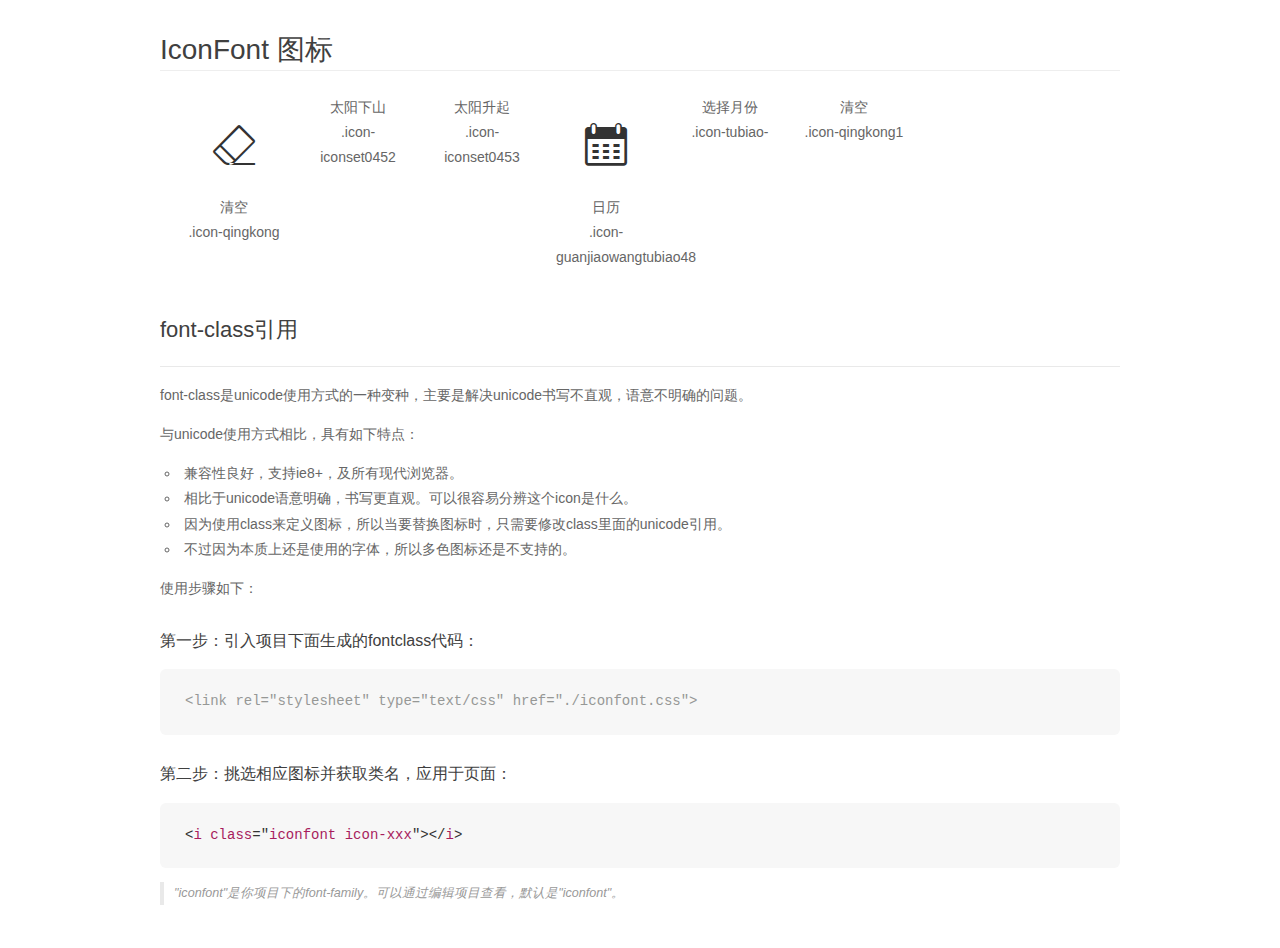
<file: font/demo_fontclass.html>
<!DOCTYPE html>
<html>
<head>
    <meta charset="utf-8"/>
    <title>IconFont</title>
    <link rel="stylesheet" href="demo.css">
    <link rel="stylesheet" href="iconfont.css">
</head>
<body>
    <div class="main markdown">
        <h1>IconFont 图标</h1>
        <ul class="icon_lists clear">
            
                <li>
                <i class="icon iconfont icon-qingkong"></i>
                    <div class="name">清空</div>
                    <div class="fontclass">.icon-qingkong</div>
                </li>
            
                <li>
                <i class="icon iconfont icon-iconset0452"></i>
                    <div class="name">太阳下山</div>
                    <div class="fontclass">.icon-iconset0452</div>
                </li>
            
                <li>
                <i class="icon iconfont icon-iconset0453"></i>
                    <div class="name">太阳升起</div>
                    <div class="fontclass">.icon-iconset0453</div>
                </li>
            
                <li>
                <i class="icon iconfont icon-guanjiaowangtubiao48"></i>
                    <div class="name">日历</div>
                    <div class="fontclass">.icon-guanjiaowangtubiao48</div>
                </li>
            
                <li>
                <i class="icon iconfont icon-tubiao-"></i>
                    <div class="name">选择月份</div>
                    <div class="fontclass">.icon-tubiao-</div>
                </li>
            
                <li>
                <i class="icon iconfont icon-qingkong1"></i>
                    <div class="name">清空</div>
                    <div class="fontclass">.icon-qingkong1</div>
                </li>
            
        </ul>

        <h2 id="font-class-">font-class引用</h2>
        <hr>

        <p>font-class是unicode使用方式的一种变种，主要是解决unicode书写不直观，语意不明确的问题。</p>
        <p>与unicode使用方式相比，具有如下特点：</p>
        <ul>
        <li>兼容性良好，支持ie8+，及所有现代浏览器。</li>
        <li>相比于unicode语意明确，书写更直观。可以很容易分辨这个icon是什么。</li>
        <li>因为使用class来定义图标，所以当要替换图标时，只需要修改class里面的unicode引用。</li>
        <li>不过因为本质上还是使用的字体，所以多色图标还是不支持的。</li>
        </ul>
        <p>使用步骤如下：</p>
        <h3 id="-fontclass-">第一步：引入项目下面生成的fontclass代码：</h3>


        <pre><code class="lang-js hljs javascript"><span class="hljs-comment">&lt;link rel="stylesheet" type="text/css" href="./iconfont.css"&gt;</span></code></pre>
        <h3 id="-">第二步：挑选相应图标并获取类名，应用于页面：</h3>
        <pre><code class="lang-css hljs">&lt;<span class="hljs-selector-tag">i</span> <span class="hljs-selector-tag">class</span>="<span class="hljs-selector-tag">iconfont</span> <span class="hljs-selector-tag">icon-xxx</span>"&gt;&lt;/<span class="hljs-selector-tag">i</span>&gt;</code></pre>
        <blockquote>
        <p>"iconfont"是你项目下的font-family。可以通过编辑项目查看，默认是"iconfont"。</p>
        </blockquote>
    </div>
</body>
</html>
</file>
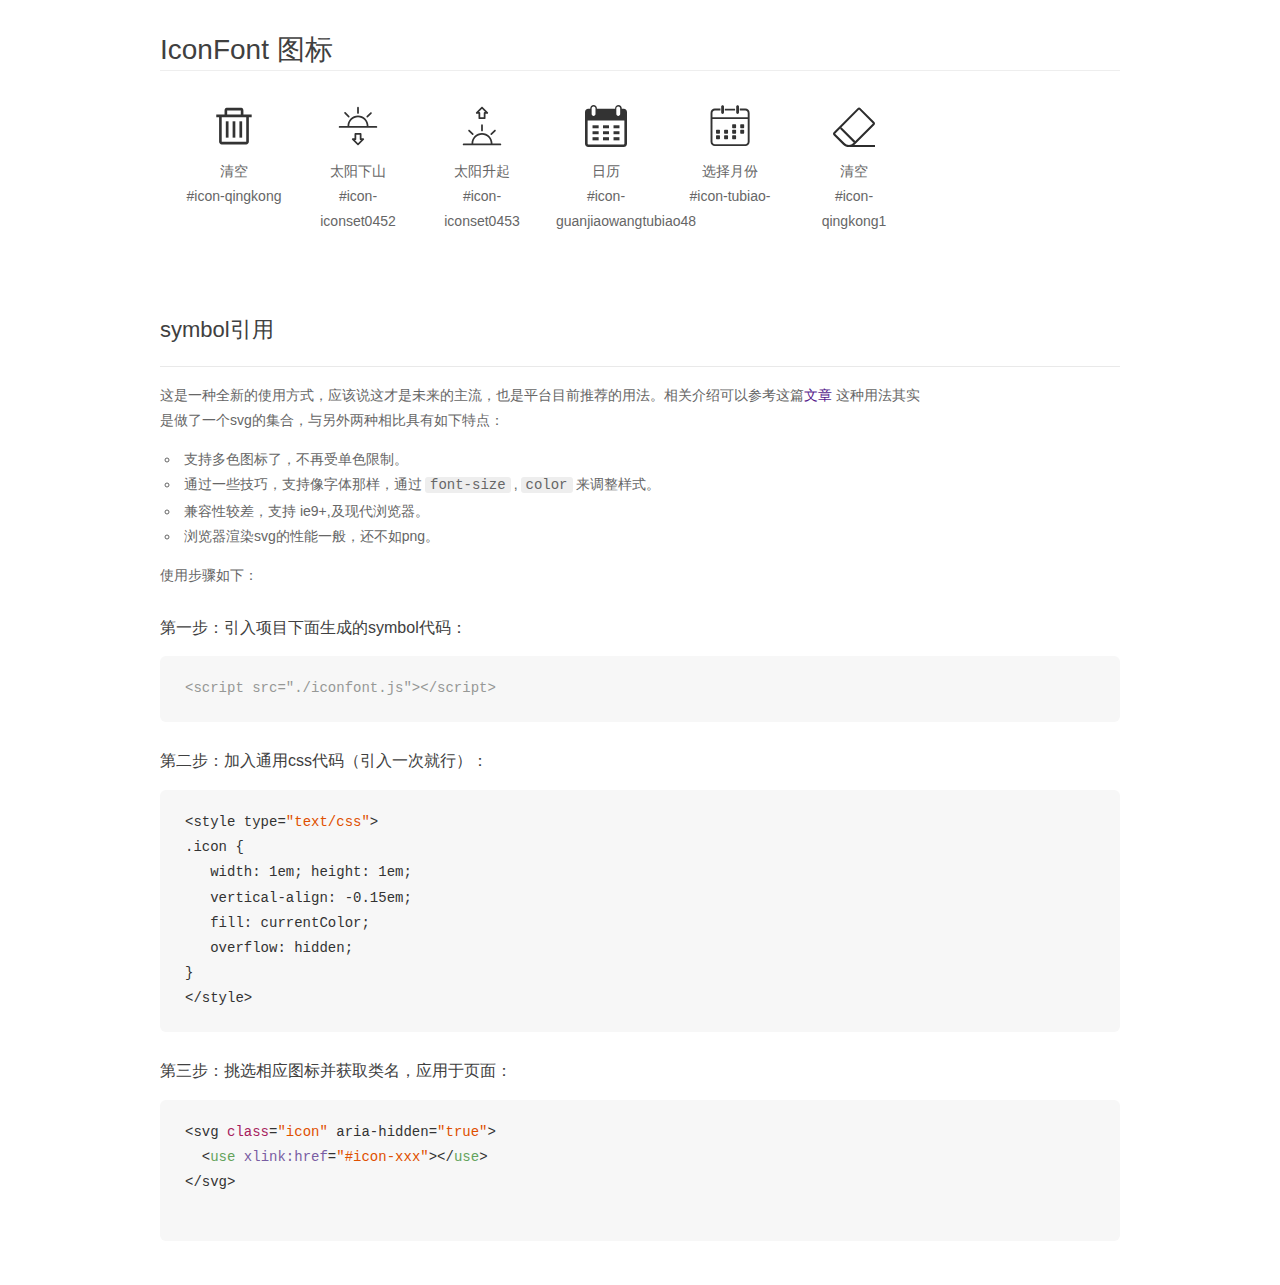
<file: font/demo_symbol.html>
<!DOCTYPE html>
<html>
<head>
    <meta charset="utf-8"/>
    <title>IconFont</title>
    <link rel="stylesheet" href="demo.css">
    <script src="iconfont.js"></script>

    <style type="text/css">
        .icon {
          /* 通过设置 font-size 来改变图标大小 */
          width: 1em; height: 1em;
          /* 图标和文字相邻时，垂直对齐 */
          vertical-align: -0.15em;
          /* 通过设置 color 来改变 SVG 的颜色/fill */
          fill: currentColor;
          /* path 和 stroke 溢出 viewBox 部分在 IE 下会显示
             normalize.css 中也包含这行 */
          overflow: hidden;
        }

    </style>
</head>
<body>
    <div class="main markdown">
        <h1>IconFont 图标</h1>
        <ul class="icon_lists clear">
            
                <li>
                    <svg class="icon" aria-hidden="true">
                        <use xlink:href="#icon-qingkong"></use>
                    </svg>
                    <div class="name">清空</div>
                    <div class="fontclass">#icon-qingkong</div>
                </li>
            
                <li>
                    <svg class="icon" aria-hidden="true">
                        <use xlink:href="#icon-iconset0452"></use>
                    </svg>
                    <div class="name">太阳下山</div>
                    <div class="fontclass">#icon-iconset0452</div>
                </li>
            
                <li>
                    <svg class="icon" aria-hidden="true">
                        <use xlink:href="#icon-iconset0453"></use>
                    </svg>
                    <div class="name">太阳升起</div>
                    <div class="fontclass">#icon-iconset0453</div>
                </li>
            
                <li>
                    <svg class="icon" aria-hidden="true">
                        <use xlink:href="#icon-guanjiaowangtubiao48"></use>
                    </svg>
                    <div class="name">日历</div>
                    <div class="fontclass">#icon-guanjiaowangtubiao48</div>
                </li>
            
                <li>
                    <svg class="icon" aria-hidden="true">
                        <use xlink:href="#icon-tubiao-"></use>
                    </svg>
                    <div class="name">选择月份</div>
                    <div class="fontclass">#icon-tubiao-</div>
                </li>
            
                <li>
                    <svg class="icon" aria-hidden="true">
                        <use xlink:href="#icon-qingkong1"></use>
                    </svg>
                    <div class="name">清空</div>
                    <div class="fontclass">#icon-qingkong1</div>
                </li>
            
        </ul>


        <h2 id="symbol-">symbol引用</h2>
        <hr>

        <p>这是一种全新的使用方式，应该说这才是未来的主流，也是平台目前推荐的用法。相关介绍可以参考这篇<a href="">文章</a>
        这种用法其实是做了一个svg的集合，与另外两种相比具有如下特点：</p>
        <ul>
          <li>支持多色图标了，不再受单色限制。</li>
          <li>通过一些技巧，支持像字体那样，通过<code>font-size</code>,<code>color</code>来调整样式。</li>
          <li>兼容性较差，支持 ie9+,及现代浏览器。</li>
          <li>浏览器渲染svg的性能一般，还不如png。</li>
        </ul>
        <p>使用步骤如下：</p>
        <h3 id="-symbol-">第一步：引入项目下面生成的symbol代码：</h3>
        <pre><code class="lang-js hljs javascript"><span class="hljs-comment">&lt;script src="./iconfont.js"&gt;&lt;/script&gt;</span></code></pre>
        <h3 id="-css-">第二步：加入通用css代码（引入一次就行）：</h3>
        <pre><code class="lang-js hljs javascript">&lt;style type=<span class="hljs-string">"text/css"</span>&gt;
.icon {
   width: <span class="hljs-number">1</span>em; height: <span class="hljs-number">1</span>em;
   vertical-align: <span class="hljs-number">-0.15</span>em;
   fill: currentColor;
   overflow: hidden;
}
&lt;<span class="hljs-regexp">/style&gt;</span></code></pre>
        <h3 id="-">第三步：挑选相应图标并获取类名，应用于页面：</h3>
        <pre><code class="lang-js hljs javascript">&lt;svg <span class="hljs-class"><span class="hljs-keyword">class</span></span>=<span class="hljs-string">"icon"</span> aria-hidden=<span class="hljs-string">"true"</span>&gt;<span class="xml"><span class="hljs-tag">
  &lt;<span class="hljs-name">use</span> <span class="hljs-attr">xlink:href</span>=<span class="hljs-string">"#icon-xxx"</span>&gt;</span><span class="hljs-tag">&lt;/<span class="hljs-name">use</span>&gt;</span>
</span>&lt;<span class="hljs-regexp">/svg&gt;
        </span></code></pre>
    </div>
</body>
</html>
</file>
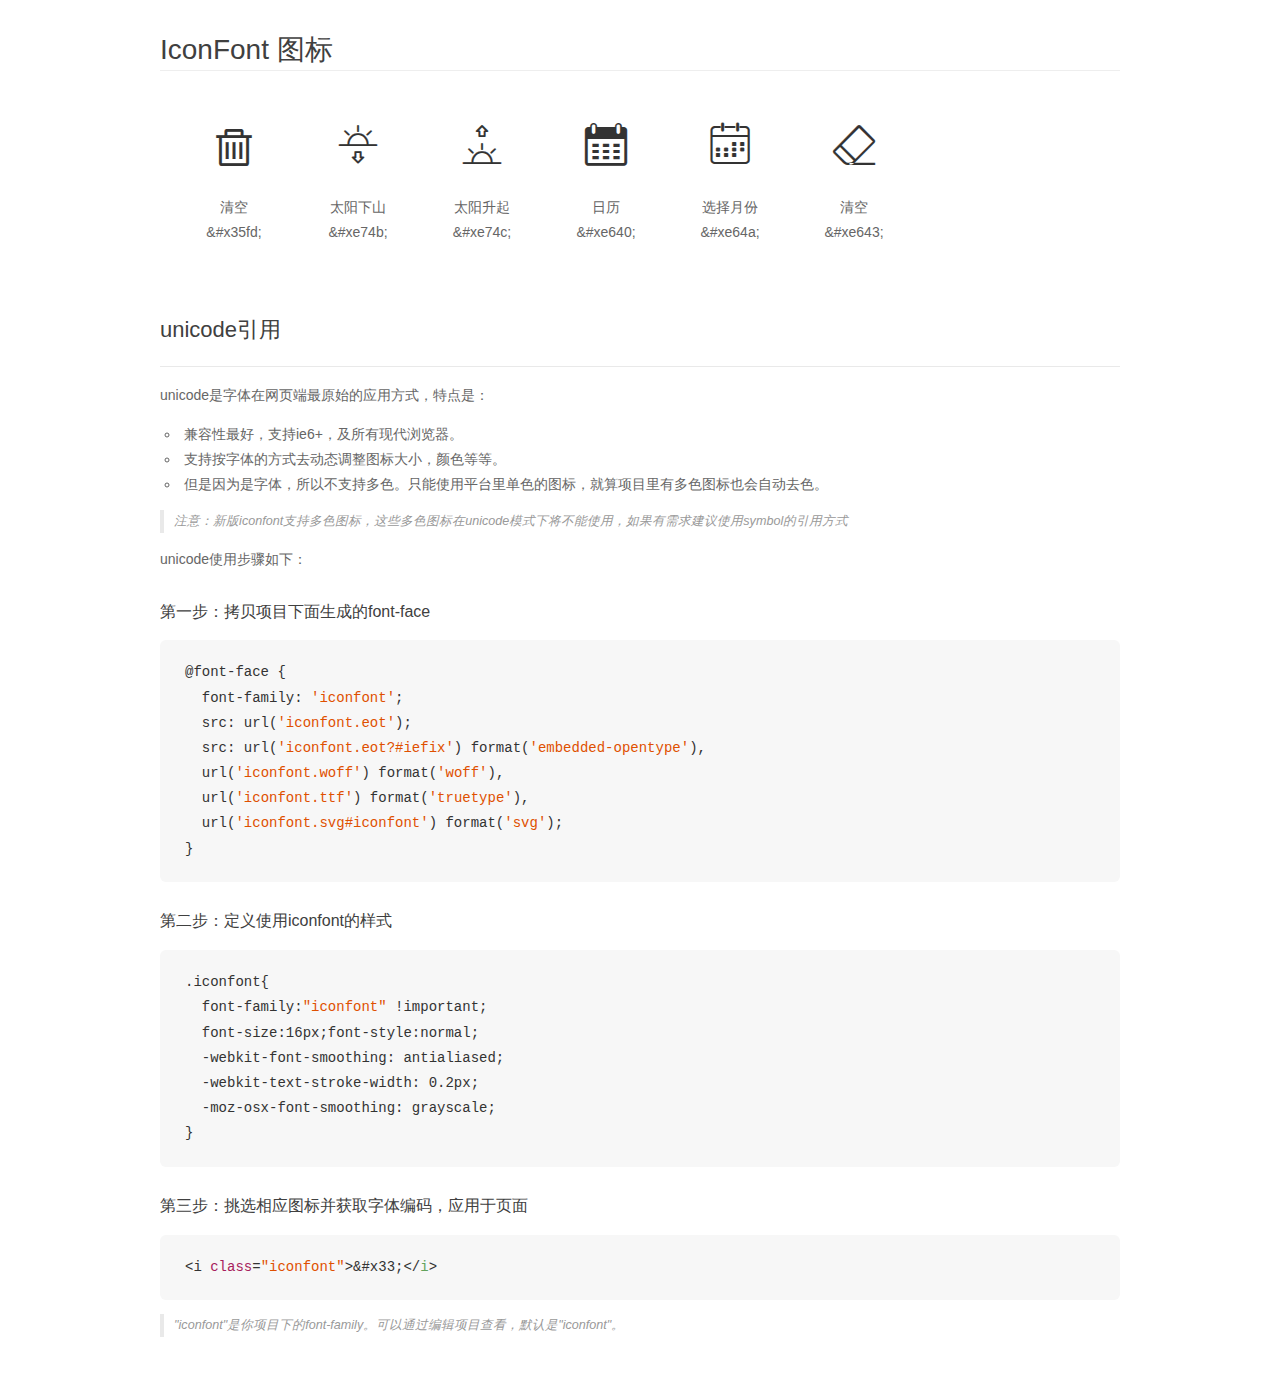
<file: font/demo_unicode.html>
<!DOCTYPE html>
<html>
<head>
    <meta charset="utf-8"/>
    <title>IconFont</title>
    <link rel="stylesheet" href="demo.css">

    <style type="text/css">

        @font-face {font-family: "iconfont";
          src: url('iconfont.eot'); /* IE9*/
          src: url('iconfont.eot#iefix') format('embedded-opentype'), /* IE6-IE8 */
          url('iconfont.woff') format('woff'), /* chrome, firefox */
          url('iconfont.ttf') format('truetype'), /* chrome, firefox, opera, Safari, Android, iOS 4.2+*/
          url('iconfont.svg#iconfont') format('svg'); /* iOS 4.1- */
        }

        .iconfont {
          font-family:"iconfont" !important;
          font-size:16px;
          font-style:normal;
          -webkit-font-smoothing: antialiased;
          -webkit-text-stroke-width: 0.2px;
          -moz-osx-font-smoothing: grayscale;
        }

    </style>
</head>
<body>
    <div class="main markdown">
        <h1>IconFont 图标</h1>
        <ul class="icon_lists clear">
            
                <li>
                <i class="icon iconfont">&#x35fd;</i>
                    <div class="name">清空</div>
                    <div class="code">&amp;#x35fd;</div>
                </li>
            
                <li>
                <i class="icon iconfont">&#xe74b;</i>
                    <div class="name">太阳下山</div>
                    <div class="code">&amp;#xe74b;</div>
                </li>
            
                <li>
                <i class="icon iconfont">&#xe74c;</i>
                    <div class="name">太阳升起</div>
                    <div class="code">&amp;#xe74c;</div>
                </li>
            
                <li>
                <i class="icon iconfont">&#xe640;</i>
                    <div class="name">日历</div>
                    <div class="code">&amp;#xe640;</div>
                </li>
            
                <li>
                <i class="icon iconfont">&#xe64a;</i>
                    <div class="name">选择月份</div>
                    <div class="code">&amp;#xe64a;</div>
                </li>
            
                <li>
                <i class="icon iconfont">&#xe643;</i>
                    <div class="name">清空</div>
                    <div class="code">&amp;#xe643;</div>
                </li>
            
        </ul>
        <h2 id="unicode-">unicode引用</h2>
        <hr>

        <p>unicode是字体在网页端最原始的应用方式，特点是：</p>
        <ul>
        <li>兼容性最好，支持ie6+，及所有现代浏览器。</li>
        <li>支持按字体的方式去动态调整图标大小，颜色等等。</li>
        <li>但是因为是字体，所以不支持多色。只能使用平台里单色的图标，就算项目里有多色图标也会自动去色。</li>
        </ul>
        <blockquote>
        <p>注意：新版iconfont支持多色图标，这些多色图标在unicode模式下将不能使用，如果有需求建议使用symbol的引用方式</p>
        </blockquote>
        <p>unicode使用步骤如下：</p>
        <h3 id="-font-face">第一步：拷贝项目下面生成的font-face</h3>
        <pre><code class="lang-js hljs javascript">@font-face {
  font-family: <span class="hljs-string">'iconfont'</span>;
  src: url(<span class="hljs-string">'iconfont.eot'</span>);
  src: url(<span class="hljs-string">'iconfont.eot?#iefix'</span>) format(<span class="hljs-string">'embedded-opentype'</span>),
  url(<span class="hljs-string">'iconfont.woff'</span>) format(<span class="hljs-string">'woff'</span>),
  url(<span class="hljs-string">'iconfont.ttf'</span>) format(<span class="hljs-string">'truetype'</span>),
  url(<span class="hljs-string">'iconfont.svg#iconfont'</span>) format(<span class="hljs-string">'svg'</span>);
}
</code></pre>
        <h3 id="-iconfont-">第二步：定义使用iconfont的样式</h3>
        <pre><code class="lang-js hljs javascript">.iconfont{
  font-family:<span class="hljs-string">"iconfont"</span> !important;
  font-size:<span class="hljs-number">16</span>px;font-style:normal;
  -webkit-font-smoothing: antialiased;
  -webkit-text-stroke-width: <span class="hljs-number">0.2</span>px;
  -moz-osx-font-smoothing: grayscale;
}
</code></pre>
        <h3 id="-">第三步：挑选相应图标并获取字体编码，应用于页面</h3>
        <pre><code class="lang-js hljs javascript">&lt;i <span class="hljs-class"><span class="hljs-keyword">class</span></span>=<span class="hljs-string">"iconfont"</span>&gt;&amp;#x33;<span class="xml"><span class="hljs-tag">&lt;/<span class="hljs-name">i</span>&gt;</span></span></code></pre>

        <blockquote>
        <p>"iconfont"是你项目下的font-family。可以通过编辑项目查看，默认是"iconfont"。</p>
        </blockquote>
    </div>


</body>
</html>
</file>
<file: font/iconfont.css>
@font-face {font-family: "iconfont";
  src: url('iconfont.eot?t=1498619782758'); /* IE9*/
  src: url('iconfont.eot?t=1498619782758#iefix') format('embedded-opentype'), /* IE6-IE8 */
  url('iconfont.woff?t=1498619782758') format('woff'), /* chrome, firefox */
  url('iconfont.ttf?t=1498619782758') format('truetype'), /* chrome, firefox, opera, Safari, Android, iOS 4.2+*/
  url('iconfont.svg?t=1498619782758#iconfont') format('svg'); /* iOS 4.1- */
}

.iconfont {
  font-family:"iconfont" !important;
  font-size:16px;
  font-style:normal;
  -webkit-font-smoothing: antialiased;
  -moz-osx-font-smoothing: grayscale;
}

.icon-clear:before { content: "\35fd"; }

.icon-afternoon:before { content: "\e74b"; }

.icon-morning:before { content: "\e74c"; }

.icon-guanjiaowangtubiao48:before { content: "\e640"; }

.icon-rili:before { content: "\e64a"; }

.icon-qingkong:before { content: "\e643"; }
</file>
<file: font/demo.css>
*{margin: 0;padding: 0;list-style: none;}
/*
KISSY CSS Reset
理念：1. reset 的目的不是清除浏览器的默认样式，这仅是部分工作。清除和重置是紧密不可分的。
2. reset 的目的不是让默认样式在所有浏览器下一致，而是减少默认样式有可能带来的问题。
3. reset 期望提供一套普适通用的基础样式。但没有银弹，推荐根据具体需求，裁剪和修改后再使用。
特色：1. 适应中文；2. 基于最新主流浏览器。
维护：玉伯<lifesinger@gmail.com>, 正淳<ragecarrier@gmail.com>
 */

/** 清除内外边距 **/
body, h1, h2, h3, h4, h5, h6, hr, p, blockquote, /* structural elements 结构元素 */
dl, dt, dd, ul, ol, li, /* list elements 列表元素 */
pre, /* text formatting elements 文本格式元素 */
form, fieldset, legend, button, input, textarea, /* form elements 表单元素 */
th, td /* table elements 表格元素 */ {
  margin: 0;
  padding: 0;
}

/** 设置默认字体 **/
body,
button, input, select, textarea /* for ie */ {
  font: 12px/1.5 tahoma, arial, \5b8b\4f53, sans-serif;
}
h1, h2, h3, h4, h5, h6 { font-size: 100%; }
address, cite, dfn, em, var { font-style: normal; } /* 将斜体扶正 */
code, kbd, pre, samp { font-family: courier new, courier, monospace; } /* 统一等宽字体 */
small { font-size: 12px; } /* 小于 12px 的中文很难阅读，让 small 正常化 */

/** 重置列表元素 **/
ul, ol { list-style: none; }

/** 重置文本格式元素 **/
a { text-decoration: none; }
a:hover { text-decoration: underline; }


/** 重置表单元素 **/
legend { color: #000; } /* for ie6 */
fieldset, img { border: 0; } /* img 搭车：让链接里的 img 无边框 */
button, input, select, textarea { font-size: 100%; } /* 使得表单元素在 ie 下能继承字体大小 */
/* 注：optgroup 无法扶正 */

/** 重置表格元素 **/
table { border-collapse: collapse; border-spacing: 0; }

/* 清除浮动 */
.ks-clear:after, .clear:after {
  content: '\20';
  display: block;
  height: 0;
  clear: both;
}
.ks-clear, .clear {
  *zoom: 1;
}

.main {
  padding: 30px 100px;
width: 960px;
margin: 0 auto;
}
.main h1{font-size:36px; color:#333; text-align:left;margin-bottom:30px; border-bottom: 1px solid #eee;}

.helps{margin-top:40px;}
.helps pre{
  padding:20px;
  margin:10px 0;
  border:solid 1px #e7e1cd;
  background-color: #fffdef;
  overflow: auto;
}

.icon_lists{
  width: 100% !important;

}

.icon_lists li{
  float:left;
  width: 100px;
  height:180px;
  text-align: center;
  list-style: none !important;
}
.icon_lists .icon{
  font-size: 42px;
  line-height: 100px;
  margin: 10px 0;
  color:#333;
  -webkit-transition: font-size 0.25s ease-out 0s;
  -moz-transition: font-size 0.25s ease-out 0s;
  transition: font-size 0.25s ease-out 0s;

}
.icon_lists .icon:hover{
  font-size: 100px;
}



.markdown {
  color: #666;
  font-size: 14px;
  line-height: 1.8;
}

.highlight {
  line-height: 1.5;
}

.markdown img {
  vertical-align: middle;
  max-width: 100%;
}

.markdown h1 {
  color: #404040;
  font-weight: 500;
  line-height: 40px;
  margin-bottom: 24px;
}

.markdown h2,
.markdown h3,
.markdown h4,
.markdown h5,
.markdown h6 {
  color: #404040;
  margin: 1.6em 0 0.6em 0;
  font-weight: 500;
  clear: both;
}

.markdown h1 {
  font-size: 28px;
}

.markdown h2 {
  font-size: 22px;
}

.markdown h3 {
  font-size: 16px;
}

.markdown h4 {
  font-size: 14px;
}

.markdown h5 {
  font-size: 12px;
}

.markdown h6 {
  font-size: 12px;
}

.markdown hr {
  height: 1px;
  border: 0;
  background: #e9e9e9;
  margin: 16px 0;
  clear: both;
}

.markdown p,
.markdown pre {
  margin: 1em 0;
}

.markdown > p,
.markdown > blockquote,
.markdown > .highlight,
.markdown > ol,
.markdown > ul {
  width: 80%;
}

.markdown ul > li {
  list-style: circle;
}

.markdown > ul li,
.markdown blockquote ul > li {
  margin-left: 20px;
  padding-left: 4px;
}

.markdown > ul li p,
.markdown > ol li p {
  margin: 0.6em 0;
}

.markdown ol > li {
  list-style: decimal;
}

.markdown > ol li,
.markdown blockquote ol > li {
  margin-left: 20px;
  padding-left: 4px;
}

.markdown code {
  margin: 0 3px;
  padding: 0 5px;
  background: #eee;
  border-radius: 3px;
}

.markdown pre {
  border-radius: 6px;
  background: #f7f7f7;
  padding: 20px;
}

.markdown pre code {
  border: none;
  background: #f7f7f7;
  margin: 0;
}

.markdown strong,
.markdown b {
  font-weight: 600;
}

.markdown > table {
  border-collapse: collapse;
  border-spacing: 0px;
  empty-cells: show;
  border: 1px solid #e9e9e9;
  width: 95%;
  margin-bottom: 24px;
}

.markdown > table th {
  white-space: nowrap;
  color: #333;
  font-weight: 600;

}

.markdown > table th,
.markdown > table td {
  border: 1px solid #e9e9e9;
  padding: 8px 16px;
  text-align: left;
}

.markdown > table th {
  background: #F7F7F7;
}

.markdown blockquote {
  font-size: 90%;
  color: #999;
  border-left: 4px solid #e9e9e9;
  padding-left: 0.8em;
  margin: 1em 0;
  font-style: italic;
}

.markdown blockquote p {
  margin: 0;
}

.markdown .anchor {
  opacity: 0;
  transition: opacity 0.3s ease;
  margin-left: 8px;
}

.markdown .waiting {
  color: #ccc;
}

.markdown h1:hover .anchor,
.markdown h2:hover .anchor,
.markdown h3:hover .anchor,
.markdown h4:hover .anchor,
.markdown h5:hover .anchor,
.markdown h6:hover .anchor {
  opacity: 1;
  display: inline-block;
}

.markdown > br,
.markdown > p > br {
  clear: both;
}


.hljs {
  display: block;
  background: white;
  padding: 0.5em;
  color: #333333;
  overflow-x: auto;
}

.hljs-comment,
.hljs-meta {
  color: #969896;
}

.hljs-string,
.hljs-variable,
.hljs-template-variable,
.hljs-strong,
.hljs-emphasis,
.hljs-quote {
  color: #df5000;
}

.hljs-keyword,
.hljs-selector-tag,
.hljs-type {
  color: #a71d5d;
}

.hljs-literal,
.hljs-symbol,
.hljs-bullet,
.hljs-attribute {
  color: #0086b3;
}

.hljs-section,
.hljs-name {
  color: #63a35c;
}

.hljs-tag {
  color: #333333;
}

.hljs-title,
.hljs-attr,
.hljs-selector-id,
.hljs-selector-class,
.hljs-selector-attr,
.hljs-selector-pseudo {
  color: #795da3;
}

.hljs-addition {
  color: #55a532;
  background-color: #eaffea;
}

.hljs-deletion {
  color: #bd2c00;
  background-color: #ffecec;
}

.hljs-link {
  text-decoration: underline;
}

pre{
  background: #fff;
}
</file>
